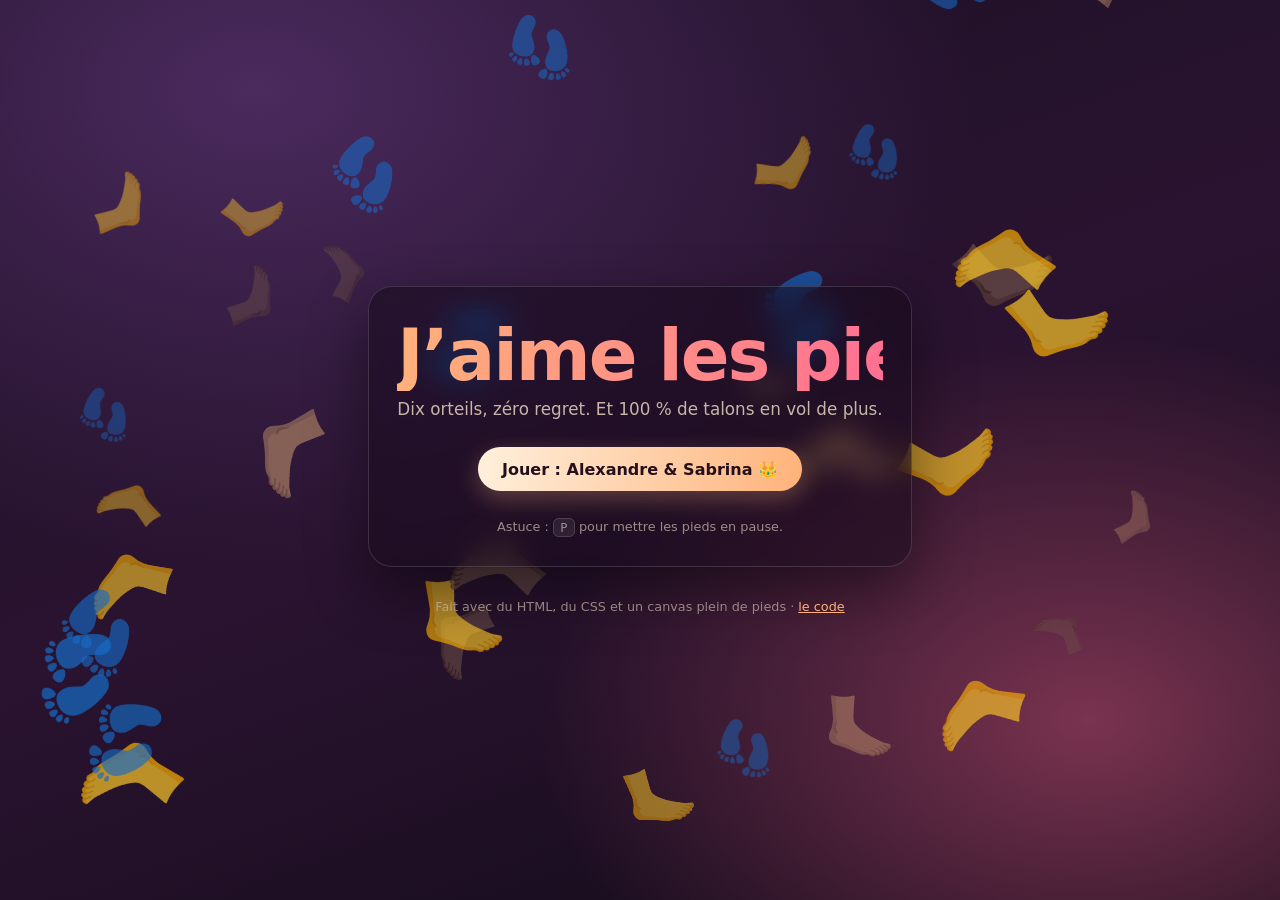
<file: index.html>
<!DOCTYPE html>
<html lang="fr">
<head>
<meta charset="utf-8">
<meta name="viewport" content="width=device-width, initial-scale=1">
<title>J’aime les pieds</title>
<meta name="description" content="Une page avec un fond de pieds volants.">
<link rel="icon" href="data:image/svg+xml,<svg xmlns='http://www.w3.org/2000/svg' viewBox='0 0 100 100'><text y='.9em' font-size='90'>🦶</text></svg>">
<link rel="stylesheet" href="styles.css">
</head>
<body>
  <canvas id="feet" aria-hidden="true"></canvas>

  <main>
    <h1>J’aime&nbsp;les&nbsp;pieds</h1>
    <p class="tagline">Dix orteils, zéro regret. Et 100&nbsp;% de talons en vol de plus.</p>

    <p class="cta"><a href="game.html">Jouer : Alexandre &amp; Sabrina 👑</a></p>

    <p class="hint">Astuce : <kbd>P</kbd> pour mettre les pieds en pause.</p>
  </main>

  <footer>
    Fait avec du HTML, du CSS et un canvas plein de pieds ·
    <a href="https://github.com/ThomasDelp/i-like-feet">le code</a>
  </footer>

  <script src="feet.js"></script>
</body>
</html>
</file>
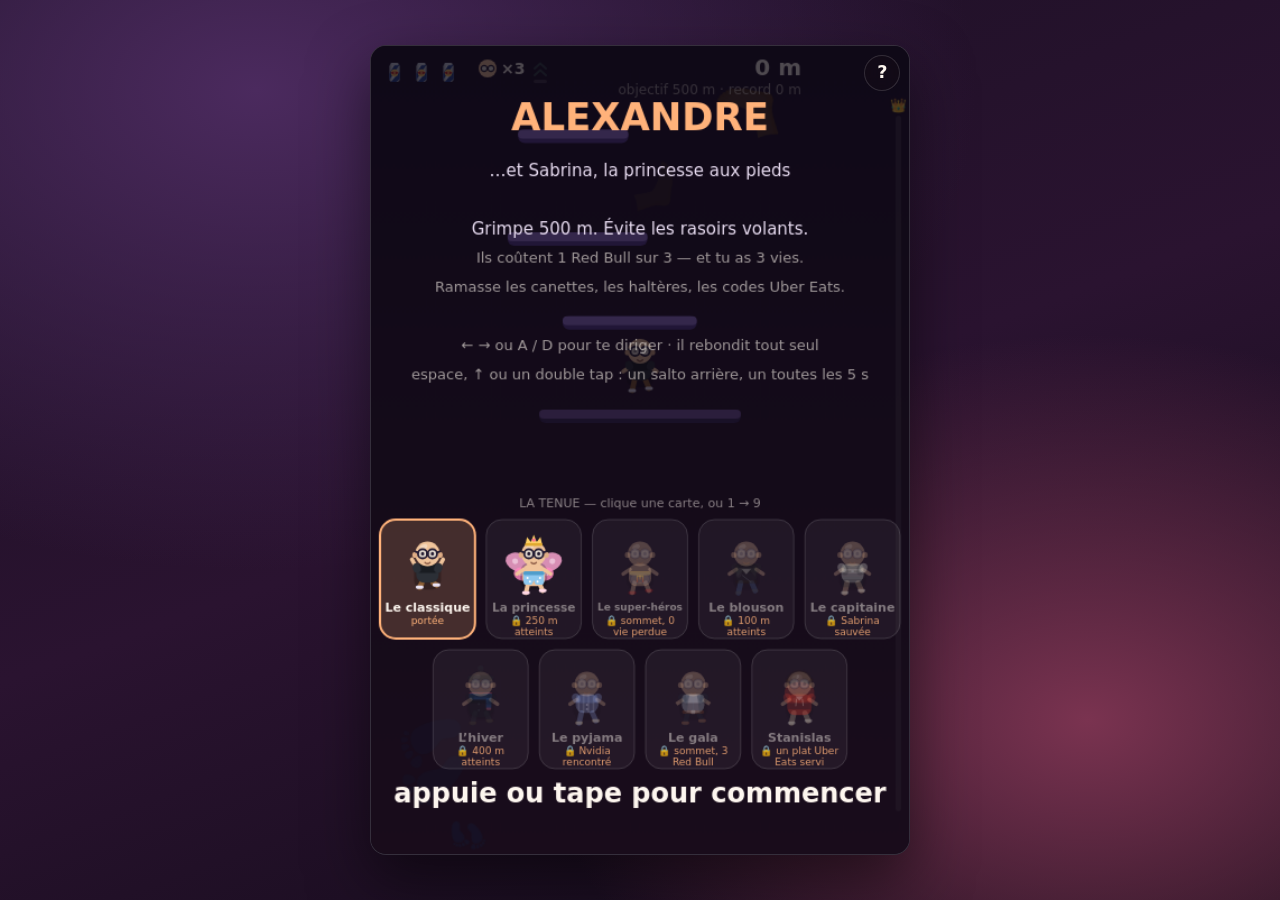
<file: game.html>
<!DOCTYPE html>
<html lang="fr">
<head>
<meta charset="utf-8">
<meta name="viewport" content="width=device-width, initial-scale=1, viewport-fit=cover">
<title>Alexandre &amp; Sabrina, la princesse aux pieds</title>
<meta name="description" content="Un jeu de plateformes vertical : grimpe jusqu’à Sabrina, la princesse aux pieds, en évitant les rasoirs volants.">
<link rel="icon" href="data:image/svg+xml,<svg xmlns='http://www.w3.org/2000/svg' viewBox='0 0 100 100'><text y='.9em' font-size='90'>👑</text></svg>">
<link rel="stylesheet" href="game.css">
</head>
<body>
  <div class="stage">
    <canvas id="game" width="480" height="720" tabindex="0"
            aria-label="Jeu de plateformes vertical. Utilise les flèches gauche et droite pour grimper."></canvas>
    <div class="corner">
      <button class="corner-btn" id="helpOpen" aria-controls="help" aria-expanded="false"
              title="Aide et légende (H)"><span aria-hidden="true">?</span><span class="sr">Aide et légende</span></button>
      <button class="corner-btn" id="pauseOpen" title="Pause (P)" hidden>
        <span aria-hidden="true">❙❙</span><span class="sr">Pause</span>
      </button>
    </div>
  </div>

  <div class="sheet" id="help" hidden>
    <div class="sheet-veil" data-close></div>
    <aside class="legend" role="dialog" aria-modal="true" aria-label="Aide et légende">
      <button class="sheet-close" id="helpClose" title="Fermer (Échap)">
        <span aria-hidden="true">✕</span><span class="sr">Fermer</span>
      </button>
    <h1>Alexandre &amp; Sabrina, la princesse aux pieds</h1>
    <p>
      Alexandre — chauve, à lunettes, éperdument amoureux — doit grimper tout en
      haut pour sauver <strong>Sabrina</strong>, la princesse aux pieds. Les
      <strong>rasoirs</strong> volants lui coûtent 1&nbsp;Red&nbsp;Bull sur&nbsp;3.
      Les trois perdues, c’est une vie en moins ; il en a <strong>3</strong>. Il y
      a un seul checkpoint, la passerelle verte à mi-hauteur (250&nbsp;m) : une
      fois atteinte, c’est là qu’il repart. Il rebondit tout seul, et garde
      <strong>un salto en réserve</strong> pour un second saut en l’air. Il coûte
      <strong>5&nbsp;secondes</strong> de recharge — et la partie commence recharge
      en cours, donc il faut attendre pour l’avoir la première fois. Quand il est
      prêt, <strong>ses pieds scintillent de propreté</strong> ; le HUD le dit aussi
      (chevrons allumés, barrette de recharge pleine), et un petit blip prévient
      quand il revient.
    </p>
    <ul>
      <li><kbd>←</kbd> <kbd>→</kbd> ou <kbd>A</kbd> <kbd>D</kbd> — se diriger (il rebondit tout seul)</li>
      <li><kbd>M</kbd> — muet · <kbd>R</kbd> — recommencer</li>
      <li><kbd>P</kbd> ou le bouton <kbd>❙❙</kbd> — <strong>pause</strong> : au choix
        <strong>continuer</strong> ou revenir à l’<strong>accueil</strong>, qui demande confirmation</li>
      <li>Fin de partie : le bouton <strong>Rejouer</strong> (ou <kbd>R</kbd>) — le score reste affiché</li>
      <li><kbd>T</kbd> — retour aux <strong>tenues</strong>, à tout moment (aussi un bouton sur l’écran de fin)</li>
      <li><kbd>Espace</kbd> <kbd>↑</kbd> ou <kbd>W</kbd> — <strong>salto</strong> : un second saut en l’air, rechargé en 5&nbsp;s</li>
      <li>Au doigt : garde appuyé sur la moitié gauche ou droite pour diriger,
        <strong>double-tape</strong> pour le salto</li>
      <li><kbd>H</kbd> ou le bouton <kbd>?</kbd> — cette aide (le jeu se met en pause)</li>
    </ul>

    <h2>Les tenues</h2>
    <p class="skins-intro">
      La tenue se choisit sur l’écran titre — clic sur une carte, ou
      <kbd>1</kbd> à <kbd>9</kbd>. On y revient avec <kbd>T</kbd> ou
      le bouton <strong>Tenues</strong> de l’écran de fin. Elle est retenue
      d’une partie à l’autre, comme les tenues déjà débloquées.
    </p>
    <dl class="skins">
      <dt><canvas class="swatch skin" data-skin="classique" role="img" aria-label="Alexandre en t-shirt noir et pantalon marron"></canvas></dt>
      <dd><strong>Le classique</strong> — t-shirt noir, pantalon marron. Disponible d’entrée</dd>
      <dt><canvas class="swatch skin" data-skin="princesse" role="img" aria-label="Alexandre en caleçon, ailes de papillon et couronne"></canvas></dt>
      <dd><strong>La princesse</strong> — en caleçon, ailes de papillon roses et couronne. Se débloque à <strong>250 m</strong></dd>
      <dt><canvas class="swatch skin" data-skin="mistral" role="img" aria-label="Alexandre en slip de bain floqué Mistral"></canvas></dt>
      <dd><strong>Le super-héros</strong> — slip de bain floqué Mistral. Se débloque en <strong>sauvant Sabrina sans perdre une seule vie</strong></dd>
      <dt><canvas class="swatch skin" data-skin="cuir" role="img" aria-label="Alexandre en veste de cuir et jean"></canvas></dt>
      <dd><strong>Le blouson</strong> — veste en cuir fermée en biais, t-shirt gris et jean. Se débloque à <strong>100 m</strong></dd>
      <dt><canvas class="swatch skin" data-skin="capitaine" role="img" aria-label="Alexandre en t-shirt blanc, short noir et gilet de sauvetage noir"></canvas></dt>
      <dd><strong>Le capitaine</strong> — t-shirt blanc, short noir et gilet de sauvetage noir. Se débloque en <strong>sauvant Sabrina</strong>, quoi qu’il en coûte</dd>
      <dt><canvas class="swatch skin" data-skin="hiver" role="img" aria-label="Alexandre en bonnet et manteau noirs, écharpe bleue et noire"></canvas></dt>
      <dd><strong>L’hiver</strong> — bonnet noir, manteau noir, écharpe bleu et noir à détails rouges. Se débloque à <strong>400 m</strong></dd>
      <dt><canvas class="swatch skin" data-skin="pyjama" role="img" aria-label="Alexandre en pyjama rayé et chaussons"></canvas></dt>
      <dd><strong>Le pyjama</strong> — rayé, boutonné, avec chaussons. Se débloque en <strong>croisant Nvidia</strong>, son chat</dd>
      <dt><canvas class="swatch skin" data-skin="gala" role="img" aria-label="Alexandre en costume bleu marine et chemise blanche"></canvas></dt>
      <dd><strong>Le gala</strong> — blazer bleu marine porté ouvert, chemise blanche sans cravate, ceinture cognac à boucle argentée, souliers caramel. Se débloque en <strong>atteignant le sommet avec ses 3 Red Bull</strong></dd>
      <dt><canvas class="swatch skin" data-skin="stanislas" role="img" aria-label="Alexandre en sweat à capuche rouge et chino beige"></canvas></dt>
      <dd><strong>Stanislas</strong> — cheveux bruns, mèche sur le front, sweat à capuche rouge, capuche rabattue, cordons écrus, poche kangourou, t-shirt blanc au col et chino beige. Se débloque avec <strong>un plat Uber Eats servi</strong></dd>
    </dl>

    <h2>Les passerelles</h2>
    <dl class="plats">
      <dt><canvas class="swatch plat" data-plat="normal" role="img" aria-label="passerelle solide"></canvas></dt>
      <dd>solide</dd>
      <dt><canvas class="swatch plat" data-plat="moving" role="img" aria-label="passerelle coulissante"></canvas></dt>
      <dd>elle coulisse de gauche à droite</dd>
      <dt><canvas class="swatch plat" data-plat="fragile" role="img" aria-label="passerelle fissurée"></canvas></dt>
      <dd>elle se fissure et disparaît après un rebond</dd>
      <dt><canvas class="swatch plat" data-plat="spring" role="img" aria-label="passerelle trampoline"></canvas></dt>
      <dd>trampoline : elle le propulse deux fois plus haut</dd>
      <dt><canvas class="swatch plat" data-plat="rest" role="img" aria-label="passerelle checkpoint"></canvas></dt>
      <dd>le checkpoint, à 250 m</dd>
      <dt><canvas class="swatch plat" data-plat="throne" role="img" aria-label="trône de Sabrina"></canvas></dt>
      <dd>le trône de Sabrina, tout en haut</dd>
    </dl>

    <h2>Les bonus</h2>
    <dl class="icons">
      <dt><canvas class="swatch icon" data-bonus="heart" role="img" aria-label="canette Red Bull"></canvas></dt>
      <dd><strong>Red Bull</strong> — +1 Red Bull, ou une vie s’il est déjà au max</dd>
      <dt><canvas class="swatch icon" data-bonus="steel" role="img" aria-label="haltère"></canvas></dt>
      <dd><strong>haltère</strong> — <strong>corps d’acier</strong> : ses habits craquent,
        ses muscles passent au métal et il encaisse <strong>2 rasoirs</strong> sans perdre
        de Red Bull. Le premier lui arrache des plaques — on voit la peau dessous —, le
        second emporte le reste. Pas de chrono : les deux pastilles du HUD disent ce
        qu’il lui reste.</dd>
      <dt><canvas class="swatch icon" data-bonus="life" role="img" aria-label="vie supplémentaire"></canvas></dt>
      <dd><strong>vie</strong> — un Alexandre de plus, jusqu’à cinq</dd>
      <dt><canvas class="swatch icon" data-bonus="cat" role="img" aria-label="Nvidia le chat"></canvas></dt>
      <dd>
        <strong>Nvidia</strong> — rare. Son chat débarque, mange ses croquettes,
        devient énorme et le porte <strong>200 m</strong> plus haut — avec
        bande-son — puis le <strong>lance sur une passerelle</strong> au lieu de
        le lâcher dans le vide
      </dd>
      <dt><canvas class="swatch icon" data-bonus="creme" role="img" aria-label="crème pour un crâne luisant"></canvas></dt>
      <dd>
        <strong>crème pour un crâne luisant</strong> — très rare. Le crâne
        devient si luisant qu’il fend le monde : l’écran se fracture, le thème
        bascule dans la transcendance, des passerelles intermédiaires
        apparaissent, et il perd ses lunettes
      </dd>
      <dt><canvas class="swatch icon" data-bonus="uber" role="img" aria-label="sac Uber Eats"></canvas></dt>
      <dd><strong>Uber Eats</strong> — un code : la roue tourne et sert un plat au hasard</dd>
    </dl>
    <dl class="icons meals">
      <dt><canvas class="swatch icon" data-meal="indien" role="img" aria-label="plat indien"></canvas></dt>
      <dd><strong>indien</strong> — 3,4 s de propulsion : il pète, ça monte, mais jamais plus haut que le trône</dd>
      <dt><canvas class="swatch icon" data-meal="nouilles" role="img" aria-label="bol de nouilles"></canvas></dt>
      <dd><strong>nouilles</strong> — 3 grappins : clique une passerelle, il s’y tracte</dd>
      <dt><canvas class="swatch icon" data-meal="frites" role="img" aria-label="cornet de frites"></canvas></dt>
      <dd><strong>frites</strong> — il mange salement et en perd la moitié : chaque frite détruit un rasoir</dd>
    </dl>
    </aside>
  </div>

  <script src="game.js"></script>
</body>
</html>
</file>
<file: styles.css>
:root {
  --ink: #fdf6ef;
  --muted: #c7b6a8;
  --accent: #ffb27a;
  --accent-2: #ff6f91;
  --panel: rgba(20, 12, 24, 0.55);
  --panel-line: rgba(255, 255, 255, 0.14);
}

* { box-sizing: border-box; }

html, body {
  height: 100%;
  margin: 0;
}

body {
  display: flex;
  flex-direction: column;
  align-items: center;
  justify-content: center;
  gap: 2rem;
  padding: 2rem 1.25rem;
  font-family: ui-rounded, "Segoe UI", system-ui, -apple-system, sans-serif;
  color: var(--ink);
  background:
    radial-gradient(1200px 800px at 20% 10%, #4b2a5e 0%, transparent 60%),
    radial-gradient(1000px 700px at 85% 80%, #7a3350 0%, transparent 55%),
    linear-gradient(160deg, #1b1024 0%, #2a1330 50%, #120b18 100%);
  overflow: hidden;
}

/* The flying feet live back here. */
#feet {
  position: fixed;
  inset: 0;
  width: 100%;
  height: 100%;
  z-index: 0;
  pointer-events: none;
}

main, footer {
  position: relative;
  z-index: 1;
  text-align: center;
}

main {
  max-width: 34rem;
  padding: 2rem 1.75rem;
  border: 1px solid var(--panel-line);
  border-radius: 1.5rem;
  background: var(--panel);
  backdrop-filter: blur(14px) saturate(1.2);
  box-shadow: 0 24px 60px rgba(0, 0, 0, 0.45);
}

h1 {
  margin: 0 0 0.5rem;
  font-size: clamp(2.5rem, 9vw, 4.5rem);
  line-height: 1;
  letter-spacing: -0.03em;
  background: linear-gradient(100deg, var(--accent), var(--accent-2));
  -webkit-background-clip: text;
  background-clip: text;
  color: transparent;
}

.tagline {
  margin: 0 0 1.75rem;
  color: var(--muted);
  font-size: 1.05rem;
}

.cta {
  margin: 0 0 1.75rem;
}

.cta a {
  display: inline-block;
  padding: 0.8rem 1.5rem;
  border-radius: 999px;
  font-weight: 600;
  text-decoration: none;
  color: #24101c;
  background: linear-gradient(100deg, #fff0dc, var(--accent));
  box-shadow: 0 8px 24px rgba(255, 178, 122, 0.3);
  transition: transform 120ms ease;
}

.cta a:hover { transform: translateY(-2px); }

.hint {
  margin: 0;
  font-size: 0.8rem;
  color: rgba(199, 182, 168, 0.75);
}

kbd {
  padding: 0.1rem 0.4rem;
  border: 1px solid var(--panel-line);
  border-radius: 0.35rem;
  background: rgba(255, 255, 255, 0.08);
  font-size: 0.75rem;
  font-family: ui-monospace, monospace;
}

footer {
  font-size: 0.8rem;
  color: rgba(199, 182, 168, 0.7);
}

footer a { color: var(--accent); }

@media (prefers-reduced-motion: reduce) {
  .cta a { transition: none; }
}
</file>
<file: game.css>
:root {
  --ink: #fdf6ef;
  --muted: #c7b6a8;
  --accent: #ffb27a;
  --accent-2: #ff6f91;
  --panel: rgba(20, 12, 24, 0.55);
  --panel-line: rgba(255, 255, 255, 0.14);
}

* { box-sizing: border-box; }

html, body { height: 100%; margin: 0; }

body {
  /* Sur mobile, un appui sur le canvas surlignait toute la page en bleu :
     ni highlight de tap, ni sélection de texte pendant qu'on dirige Alexandre. */
  -webkit-tap-highlight-color: transparent;
  -webkit-user-select: none;
  user-select: none;
  -webkit-touch-callout: none;
  display: flex;
  flex-wrap: wrap;
  align-items: center;
  justify-content: center;
  gap: 2rem;
  padding: 1.5rem;
  font-family: ui-rounded, "Segoe UI", system-ui, -apple-system, sans-serif;
  color: var(--ink);
  background:
    radial-gradient(1200px 800px at 20% 10%, #4b2a5e 0%, transparent 60%),
    radial-gradient(1000px 700px at 85% 80%, #7a3350 0%, transparent 55%),
    linear-gradient(160deg, #1b1024 0%, #2a1330 50%, #120b18 100%);
  overflow: hidden;
}

.stage {
  position: relative;   /* le bouton d'aide se cale sur le canvas, pas sur la page */
  display: flex;
  height: min(100% - 0rem, 90vh);
}

#game {
  height: 100%;
  max-width: 100%;
  aspect-ratio: 2 / 3;
  border: 1px solid var(--panel-line);
  border-radius: 1rem;
  background: #140d1c;
  box-shadow: 0 24px 60px rgba(0, 0, 0, 0.5);
  touch-action: none;
  cursor: pointer;
}

#game:focus-visible { outline: 2px solid var(--accent-2); outline-offset: 4px; }

/* Plein écran : sur téléphone, game.js met le canvas à la taille exacte de la
   fenêtre (1 px de jeu = 1 px CSS) et pose la classe. Le CSS n'a plus qu'à
   enlever tout ce qui l'entoure. */
body.full-bleed {
  padding: 0;
  gap: 0;
  /* Le canvas fait exactement la hauteur vue : on le cale en haut à gauche, pour
     qu'un écart de quelques pixels pendant que la barre du navigateur se replie
     passe sous elle au lieu de rogner le haut. */
  align-items: flex-start;
  justify-content: flex-start;
  height: 100dvh;
  overflow: hidden;
}
body.full-bleed .stage { height: auto; }
body.full-bleed #game {
  height: auto;
  aspect-ratio: auto;
  border: 0;
  border-radius: 0;
  box-shadow: none;
}

/* Les boutons du coin — aide et pause — par-dessus le jeu, calés sur le canvas.
   Ils respectent les encoches : en plein écran, ce coin est celui de l'écran. */
.corner {
  position: absolute;
  top: max(0.6rem, env(safe-area-inset-top));
  right: max(0.6rem, env(safe-area-inset-right));
  z-index: 20;
  display: flex;
  gap: 0.4rem;
}

.corner-btn {
  width: 2.25rem;
  height: 2.25rem;
  padding: 0;
  border: 1px solid var(--panel-line);
  border-radius: 50%;
  background: rgba(20, 12, 24, 0.6);
  backdrop-filter: blur(8px);
  color: var(--ink);
  font: inherit;
  font-size: 1.1rem;
  font-weight: 700;
  line-height: 1;
  cursor: pointer;
}

.corner-btn:hover { border-color: var(--accent); color: var(--accent); }
.corner-btn:focus-visible { outline: 2px solid var(--accent-2); outline-offset: 3px; }
#pauseOpen { font-size: 0.8rem; letter-spacing: 0.05em; }

.sr {
  position: absolute;
  width: 1px;
  height: 1px;
  overflow: hidden;
  clip-path: inset(50%);
  white-space: nowrap;
}

/* Le panneau d'aide : un voile cliquable, et la légende par-dessus. */
.sheet {
  position: fixed;
  inset: 0;
  z-index: 30;
  padding: max(1rem, env(safe-area-inset-top)) 1rem max(1rem, env(safe-area-inset-bottom));
  place-items: center;
}

.sheet:not([hidden]) { display: grid; }

.sheet-veil {
  position: absolute;
  inset: 0;
  background: rgba(8, 4, 12, 0.62);
  backdrop-filter: blur(6px);
}

.sheet-close {
  position: sticky;
  top: 0;
  float: right;
  z-index: 1;
  width: 2rem;
  height: 2rem;
  margin: -0.5rem -0.5rem 0 0.5rem;
  border: 1px solid var(--panel-line);
  border-radius: 50%;
  background: rgba(20, 12, 24, 0.75);
  color: var(--ink);
  font: inherit;
  line-height: 1;
  cursor: pointer;
}

.sheet-close:hover { border-color: var(--accent); color: var(--accent); }

.legend {
  position: relative;
  width: min(34rem, 100%);
  max-height: 100%;
  overflow-y: auto;
  overscroll-behavior: contain;
  padding: 1.5rem;
  border: 1px solid var(--panel-line);
  border-radius: 1.25rem;
  background: rgba(20, 12, 24, 0.88);
  backdrop-filter: blur(14px);
  font-size: 0.9rem;
  color: var(--muted);
}

.legend h1 {
  margin: 0 0 0.75rem;
  font-size: 1.5rem;
  line-height: 1.1;
  letter-spacing: -0.02em;
  background: linear-gradient(100deg, var(--accent), var(--accent-2));
  -webkit-background-clip: text;
  background-clip: text;
  color: transparent;
}

.legend p { margin: 0 0 1rem; }
.legend strong { color: var(--ink); }

.legend ul {
  margin: 0;
  padding-left: 1.1rem;
  line-height: 1.9;
}

.legend h2 {
  margin: 1.25rem 0 0.5rem;
  font-size: 0.8rem;
  letter-spacing: 0.12em;
  text-transform: uppercase;
  color: var(--accent);
}

.legend dl {
  display: grid;
  grid-template-columns: auto 1fr;
  gap: 0.35rem 0.75rem;
  margin: 0;
  font-size: 0.85rem;
}

.legend dl.meals {
  margin-top: 0.35rem;
  padding-left: 0.9rem;
  border-left: 2px solid rgba(6, 193, 103, 0.5);
}

.legend dt { color: var(--ink); white-space: nowrap; }
.legend dd { margin: 0; }

/* Les vignettes sont peintes par game.js avec les fonctions de rendu du jeu. */
.legend dl.plats, .legend dl.icons, .legend dl.skins { gap: 0.5rem 0.7rem; align-items: center; }
.legend .swatch { display: block; }
.legend dl.icons dt { display: flex; justify-content: center; }
.legend dl.skins { gap: 0.75rem 0.7rem; }
.legend dl.skins dt {
  display: flex;
  justify-content: center;
  border: 1px solid var(--panel-line);
  border-radius: 0.75rem;
  background: rgba(255, 255, 255, 0.04);
}
.legend .skins-intro { margin: 0 0 0.6rem; }

kbd {
  padding: 0.1rem 0.4rem;
  border: 1px solid var(--panel-line);
  border-radius: 0.35rem;
  background: rgba(255, 255, 255, 0.08);
  font-size: 0.75rem;
  font-family: ui-monospace, monospace;
  color: var(--ink);
}

@media (max-height: 640px), (max-width: 860px) {
  body { gap: 1rem; padding: 0.75rem; }
  /* Repli quand le plein écran ne s'applique pas (paysage trop bas, par
     exemple) : c'est la largeur qui commande, le canvas fait 2/3 de sa hauteur,
     donc on la plafonne pour qu'il ne déborde pas de l'écran. */
  .stage { height: min(78vh, 138vw); max-width: 100%; }
  body.full-bleed .stage { height: auto; max-width: none; }
  .legend { padding: 1.15rem; }
  .legend ul { line-height: 1.7; }
}
</file>
